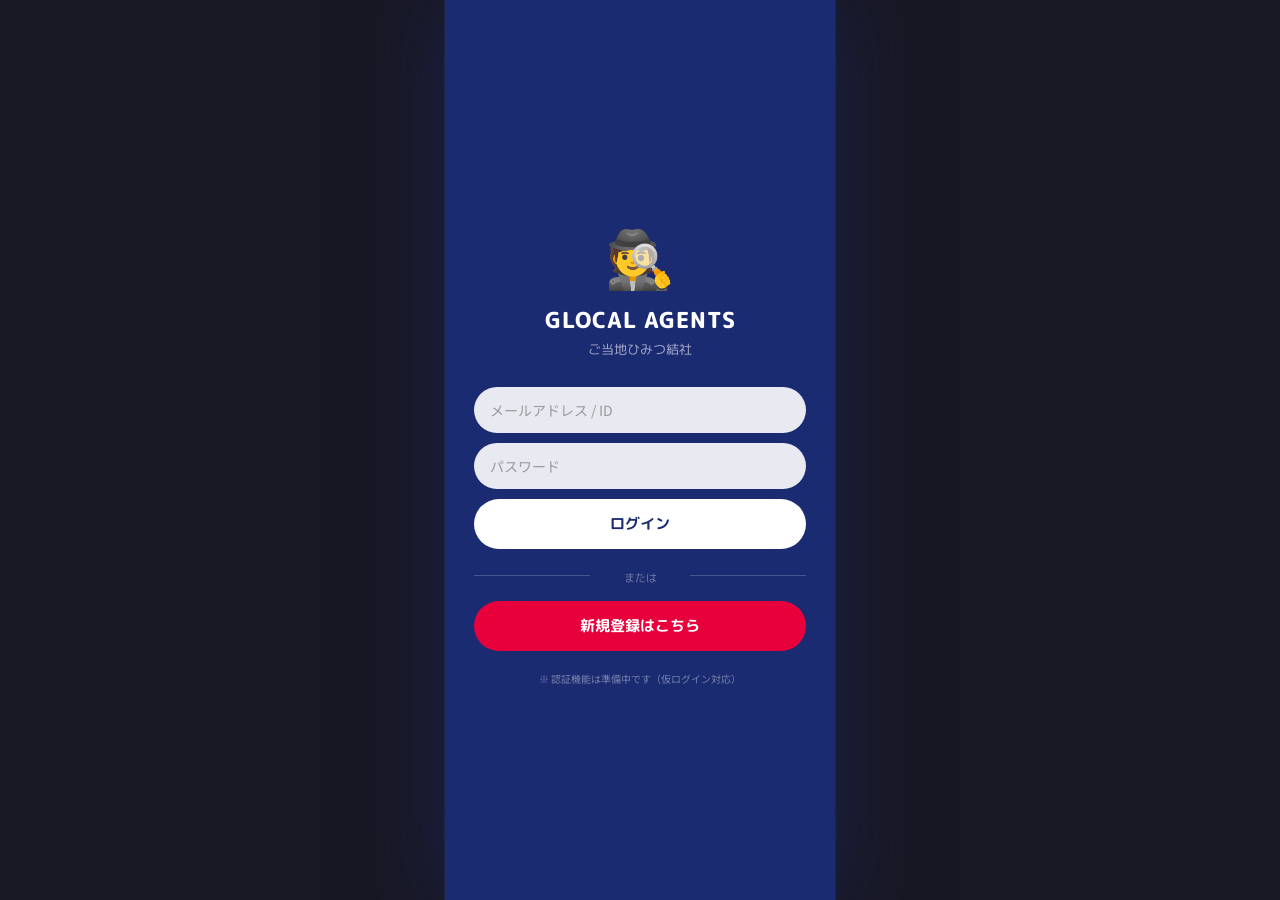
<file: index.html>
<!DOCTYPE html>
<html lang="ja">
<head>
<meta charset="UTF-8">
<meta name="viewport" content="width=390, initial-scale=1.0">
<title>GLOCAL AGENTS — ご当地ひみつ結社</title>
<link rel="preconnect" href="https://fonts.googleapis.com">
<link href="https://fonts.googleapis.com/css2?family=Noto+Sans+JP:wght@400;500;700&family=M+PLUS+Rounded+1c:wght@400;700;800&display=swap" rel="stylesheet">
<link rel="stylesheet" href="assets/css/design-system.css">
<link rel="stylesheet" href="assets/css/layout.css?v=20260325e">
<link rel="stylesheet" href="assets/css/components.css?v=20260326m">
<link rel="stylesheet" href="assets/css/nav.css">
<link rel="stylesheet" href="assets/css/loader.css">
</head>
<body>
<div class="app-scale-wrapper" id="appWrapper">

  <!-- ローディング画面 -->
  <div class="loader-overlay" id="appLoader">
    <div class="loader-logo">
      <div class="loader-logo-mark">🕵️</div>
      <div class="loader-logo-text">GLOCAL AGENTS</div>
    </div>
    <div class="loader-subtitle">ご当地ひみつ結社</div>
    <div class="loader-spinner">
      <div class="loader-dot"></div>
      <div class="loader-dot"></div>
      <div class="loader-dot"></div>
    </div>
  </div>

  <!-- アプリコンテンツ -->
  <div class="app-scroll">

    <!-- STATUS BAR -->
    <div class="status-bar">
      <span class="time">9:41</span>
      <div class="icons">
        <span>●●●</span>
        <span>WiFi</span>
        <span>🔋</span>
      </div>
    </div>

    <!-- HEADER -->
    <div class="app-header">
      <div class="header-top">
        <div class="header-logo">
          <div class="logo-wrap">
            <img src="assets/img/logo.png" class="logo-img" alt="GLOCAL AGENTS">
          </div>
        </div>
        <div class="header-agent">
          <div class="agent-info">
            <div class="agent-name" id="agentName">エージェント・ネコ</div>
            <div class="agent-id" id="agentId">#0042 · 函館結社</div>
          </div>
          <div class="agent-avatar" id="agentAvatar">🐱</div>
        </div>
      </div>
      <div class="points-box">
        <div class="points-left">
          <div class="points-label">累計ポイント</div>
          <div class="points-num">2,480 <span class="points-unit">pt</span></div>
        </div>
        <div class="points-today">
          <div class="points-today-up">今日の獲得</div>
          <span class="points-today-num">+150 pt</span>
        </div>
      </div>
    </div>

    <!-- 結社タブ（削除済み — 結社ページに統合） -->

    <!-- 画面コンテンツ（SPA的に差し替え） -->
    <div class="app-body" id="appBody">
      <!-- screens/*.html がここに読み込まれる -->
    </div>

  </div><!-- /app-scroll -->

  <!-- ボトムナビ -->
  <div class="app-nav" id="appNav">
    <div class="nav-item active">
      <div class="nav-ico">🏠</div>
      <div>ホーム</div>
      <div class="nav-dot"></div>
    </div>
    <div class="nav-item">
      <div class="nav-ico">🗺</div>
      <div>結社</div>
    </div>
    <div class="nav-item">
      <div class="nav-ico">🎯</div>
      <div>ミッション</div>
      <div class="nav-badge">3</div>
    </div>
    <div class="nav-item">
      <div class="nav-ico">💎</div>
      <div>ポイント</div>
    </div>
    <div class="nav-item">
      <div class="nav-ico">👤</div>
      <div>エージェント</div>
    </div>
  </div>

  <!-- ログイン画面（未ログイン時） -->
  <div class="auth-modal-overlay" id="authModal" style="display:none;">
    <div class="auth-modal">
      <div class="auth-logo">🕵️</div>
      <div class="auth-title">GLOCAL AGENTS</div>
      <div class="auth-subtitle">ご当地ひみつ結社</div>
      <div class="auth-form">
        <input type="text" class="auth-input" id="authId" placeholder="メールアドレス / ID">
        <input type="password" class="auth-input" id="authPass" placeholder="パスワード">
        <button class="auth-btn auth-btn-login" id="authLogin">ログイン</button>
        <div class="auth-divider"><span>または</span></div>
        <button class="auth-btn auth-btn-register" id="authRegister">新規登録はこちら</button>
      </div>
      <div class="auth-note">※ 認証機能は準備中です（仮ログイン対応）</div>
    </div>
  </div>

  <!-- 新規登録モーダル -->
  <div class="auth-modal-overlay" id="signupModal" style="display:none;">
    <div class="reg-modal">
      <div class="reg-logo">📝</div>
      <div class="reg-title">新規アカウント登録</div>
      <div class="reg-sub">メールアドレスとパスワードを入力して<br>アカウントを作成してください</div>
      <div class="reg-form">
        <label class="reg-label">メールアドレス</label>
        <input type="email" id="signupEmail" class="reg-input" placeholder="example@mail.com">
        <label class="reg-label">パスワード</label>
        <input type="password" id="signupPass" class="reg-input" placeholder="8文字以上">
        <label class="reg-label">パスワード（確認）</label>
        <input type="password" id="signupPassConfirm" class="reg-input" placeholder="もう一度入力">
        <button class="reg-btn" id="signupSubmit">登録する</button>
        <div class="reg-error" id="signupError"></div>
        <div class="auth-back-link" id="signupBack">← ログイン画面に戻る</div>
      </div>
    </div>
  </div>

  <!-- 結社選択モーダル（初回のみ表示） -->
  <div class="reg-modal-overlay" id="regModal" style="display:none;">
    <div class="reg-modal">
      <div class="reg-logo">🕵️</div>
      <div class="reg-title">まずは結社を決めよう！</div>
      <div class="reg-sub">エージェント名と所属結社を選んで<br>ひみつ結社に参加しよう</div>
      <div class="reg-form">
        <label class="reg-label">エージェント名</label>
        <input type="text" id="regName" class="reg-input" placeholder="例: エージェント・ネコ" maxlength="20">
        <label class="reg-label">所属結社</label>
        <div class="reg-society-list" id="regSocietyList">
          <div class="reg-soc" data-key="hakodate" data-icon="🌊"><div class="reg-soc-icon">🌊</div><div class="reg-soc-name">函館ひみつ結社</div><div class="reg-soc-type">海の街</div></div>
          <div class="reg-soc" data-key="kusatsu" data-icon="♨️"><div class="reg-soc-icon">♨️</div><div class="reg-soc-name">草津ひみつ結社</div><div class="reg-soc-type">温泉街</div></div>
          <div class="reg-soc" data-key="kyoto" data-icon="🏯"><div class="reg-soc-icon">🏯</div><div class="reg-soc-name">京都ひみつ結社</div><div class="reg-soc-type">城下町</div></div>
          <div class="reg-soc" data-key="sapporo" data-icon="🏙"><div class="reg-soc-icon">🏙</div><div class="reg-soc-name">札幌ひみつ結社</div><div class="reg-soc-type">都市近郊</div></div>
          <div class="reg-soc" data-key="kanazawa" data-icon="🏯"><div class="reg-soc-icon">🏯</div><div class="reg-soc-name">金沢ひみつ結社</div><div class="reg-soc-type">城下町</div></div>
          <div class="reg-soc" data-key="kobe" data-icon="🌊"><div class="reg-soc-icon">🌊</div><div class="reg-soc-name">神戸ひみつ結社</div><div class="reg-soc-type">海の街</div></div>
        </div>
        <button class="reg-btn" id="regSubmit" disabled>登録してはじめる</button>
        <div class="reg-error" id="regError"></div>
      </div>
    </div>
  </div>

</div><!-- /app-scale-wrapper -->

<script src="assets/js/app.js?v=20260326m"></script>
</body>
</html>
</file>
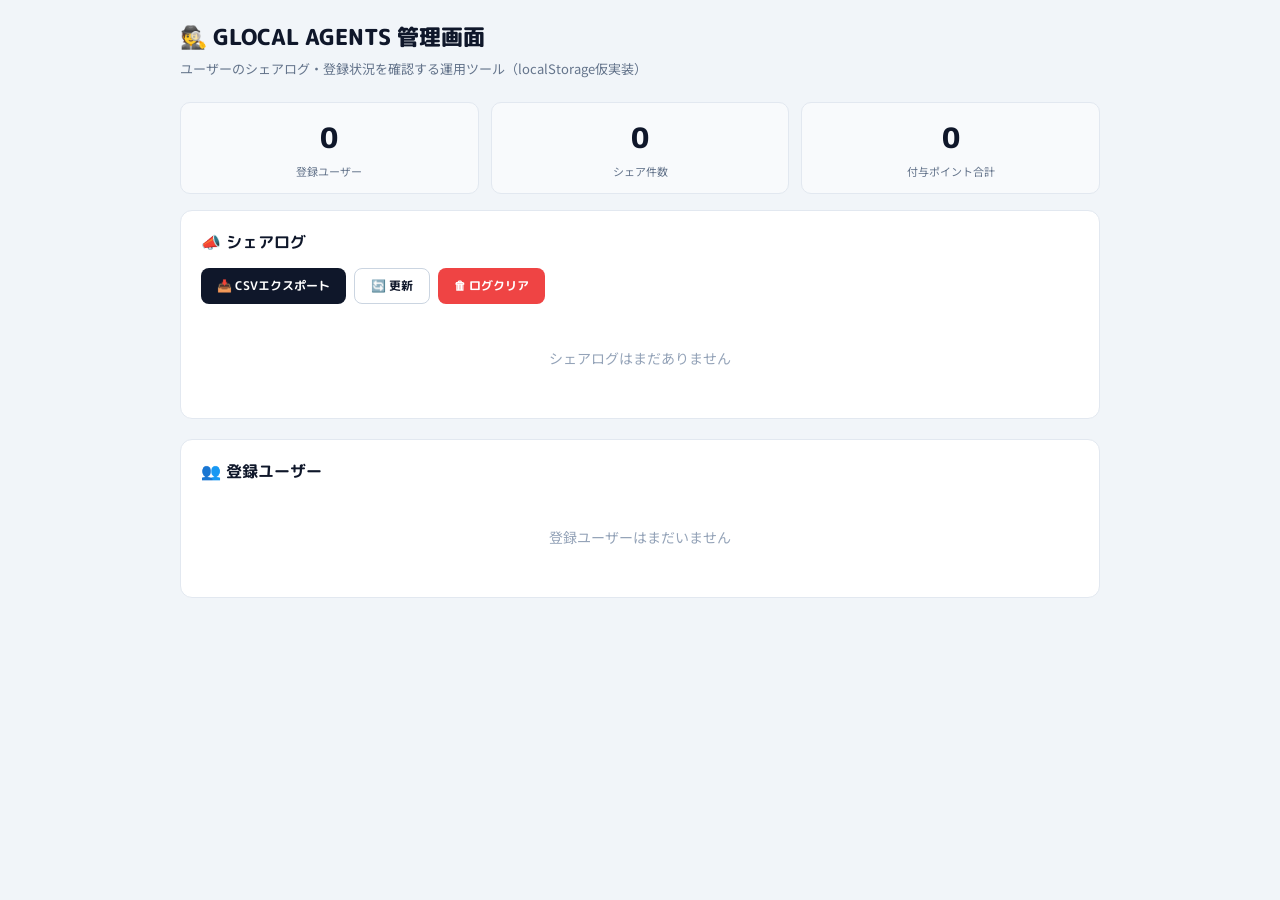
<file: admin.html>
<!DOCTYPE html>
<html lang="ja">
<head>
<meta charset="UTF-8">
<meta name="viewport" content="width=device-width, initial-scale=1.0">
<title>管理画面 — GLOCAL AGENTS</title>
<link href="https://fonts.googleapis.com/css2?family=Noto+Sans+JP:wght@400;500;700&family=M+PLUS+Rounded+1c:wght@400;700;800&display=swap" rel="stylesheet">
<style>
* { margin: 0; padding: 0; box-sizing: border-box; }
body {
  font-family: 'Noto Sans JP', sans-serif;
  background: #F1F5F9;
  color: #1E293B;
  padding: 20px;
  max-width: 960px;
  margin: 0 auto;
}
h1 {
  font-family: 'M PLUS Rounded 1c', sans-serif;
  font-size: 22px;
  font-weight: 800;
  color: #0F172A;
  margin-bottom: 6px;
}
.subtitle { font-size: 13px; color: #64748B; margin-bottom: 24px; }
.section {
  background: white;
  border-radius: 12px;
  padding: 20px;
  margin-bottom: 20px;
  border: 1px solid #E2E8F0;
}
.section h2 {
  font-family: 'M PLUS Rounded 1c', sans-serif;
  font-size: 16px;
  font-weight: 700;
  color: #0F172A;
  margin-bottom: 14px;
  display: flex;
  align-items: center;
  gap: 6px;
}
.stat-row {
  display: flex;
  gap: 12px;
  margin-bottom: 16px;
}
.stat-box {
  background: #F8FAFC;
  border: 1px solid #E2E8F0;
  border-radius: 10px;
  padding: 14px 18px;
  flex: 1;
  text-align: center;
}
.stat-num {
  font-family: 'M PLUS Rounded 1c', sans-serif;
  font-size: 28px;
  font-weight: 800;
  color: #0F172A;
}
.stat-label { font-size: 11px; color: #64748B; margin-top: 4px; }
table {
  width: 100%;
  border-collapse: collapse;
  font-size: 13px;
}
th {
  background: #F8FAFC;
  font-family: 'M PLUS Rounded 1c', sans-serif;
  font-size: 11px;
  font-weight: 700;
  color: #64748B;
  text-align: left;
  padding: 10px 12px;
  border-bottom: 2px solid #E2E8F0;
}
td {
  padding: 10px 12px;
  border-bottom: 1px solid #F1F5F9;
  vertical-align: top;
}
tr:hover td { background: #F8FAFC; }
.tag {
  display: inline-block;
  background: #DBEAFE;
  color: #1E40AF;
  font-size: 10px;
  font-weight: 700;
  padding: 2px 8px;
  border-radius: 10px;
  margin-right: 3px;
}
.btn-bar {
  display: flex;
  gap: 8px;
  margin-bottom: 14px;
}
.btn {
  font-family: 'M PLUS Rounded 1c', sans-serif;
  font-size: 12px;
  font-weight: 700;
  padding: 8px 16px;
  border-radius: 8px;
  border: none;
  cursor: pointer;
  transition: opacity 0.15s;
}
.btn:active { opacity: 0.7; }
.btn-primary { background: #0F172A; color: white; }
.btn-danger { background: #EF4444; color: white; }
.btn-outline { background: white; color: #0F172A; border: 1px solid #CBD5E1; }
.empty { text-align: center; color: #94A3B8; padding: 30px; font-size: 14px; }
.post-text { max-width: 250px; word-break: break-all; }
.time-col { white-space: nowrap; font-size: 12px; color: #64748B; }
</style>
</head>
<body>

<h1>🕵️ GLOCAL AGENTS 管理画面</h1>
<p class="subtitle">ユーザーのシェアログ・登録状況を確認する運用ツール（localStorage仮実装）</p>
<!-- TODO(backend): このページを engame-core analytics ダッシュボード API に接続 -->

<!-- 統計 -->
<div class="stat-row">
  <div class="stat-box">
    <div class="stat-num" id="statUsers">0</div>
    <div class="stat-label">登録ユーザー</div>
  </div>
  <div class="stat-box">
    <div class="stat-num" id="statShares">0</div>
    <div class="stat-label">シェア件数</div>
  </div>
  <div class="stat-box">
    <div class="stat-num" id="statPoints">0</div>
    <div class="stat-label">付与ポイント合計</div>
  </div>
</div>

<!-- シェアログ -->
<div class="section">
  <h2>📣 シェアログ</h2>
  <div class="btn-bar">
    <button class="btn btn-primary" id="btnExportCSV">📥 CSVエクスポート</button>
    <button class="btn btn-outline" id="btnRefresh">🔄 更新</button>
    <button class="btn btn-danger" id="btnClearLogs">🗑 ログクリア</button>
  </div>
  <div id="logTable"></div>
</div>

<!-- 登録ユーザー -->
<div class="section">
  <h2>👥 登録ユーザー</h2>
  <div id="userTable"></div>
</div>

<script>
(function() {
  'use strict';

  // TODO(backend): → GET /api/v1/admin/analytics/share-logs
  function getShareLogs() {
    try { return JSON.parse(localStorage.getItem('glocal_share_logs') || '[]'); }
    catch(e) { return []; }
  }

  // TODO(backend): → GET /api/v1/admin/users
  function getUsers() {
    try {
      var user = JSON.parse(localStorage.getItem('glocal_user') || 'null');
      return user ? [user] : [];
    } catch(e) { return []; }
  }

  function formatDate(iso) {
    if (!iso) return '-';
    var d = new Date(iso);
    return d.getFullYear() + '/' +
      String(d.getMonth()+1).padStart(2,'0') + '/' +
      String(d.getDate()).padStart(2,'0') + ' ' +
      String(d.getHours()).padStart(2,'0') + ':' +
      String(d.getMinutes()).padStart(2,'0');
  }

  function renderStats() {
    var logs = getShareLogs();
    var users = getUsers();
    document.getElementById('statUsers').textContent = users.length;
    document.getElementById('statShares').textContent = logs.length;
    var totalPts = logs.reduce(function(sum, l) { return sum + (l.points || 0); }, 0);
    document.getElementById('statPoints').textContent = totalPts.toLocaleString();
  }

  function renderLogs() {
    var logs = getShareLogs();
    var el = document.getElementById('logTable');
    if (!logs.length) {
      el.innerHTML = '<div class="empty">シェアログはまだありません</div>';
      return;
    }
    var html = '<table><thead><tr><th>ユーザー</th><th>結社</th><th>ミッションID</th><th>投稿テキスト</th><th>Xリンク</th><th>ポイント</th><th>日時</th></tr></thead><tbody>';
    logs.slice().reverse().forEach(function(l) {
      var linkCell = l.intent_url
        ? '<a href="' + l.intent_url + '" target="_blank" style="color:#1D9BF0;font-size:12px;text-decoration:none;">🔗 Xで確認</a>'
        : '<span style="color:#94A3B8;font-size:11px;">—</span>';
      html += '<tr>' +
        '<td>' + (l.user_name || '-') + '</td>' +
        '<td><span class="tag">' + (l.user_society || '-') + '</span></td>' +
        '<td style="font-size:11px;font-family:monospace;">' + (l.mission_id || '-') + '</td>' +
        '<td class="post-text">' + (l.post_text || '').substring(0, 80) + '</td>' +
        '<td>' + linkCell + '</td>' +
        '<td>+' + (l.points || 0) + ' pt</td>' +
        '<td class="time-col">' + formatDate(l.shared_at) + '</td></tr>';
    });
    html += '</tbody></table>';
    el.innerHTML = html;
  }

  function renderUsers() {
    var users = getUsers();
    var el = document.getElementById('userTable');
    if (!users.length) {
      el.innerHTML = '<div class="empty">登録ユーザーはまだいません</div>';
      return;
    }
    var html = '<table><thead><tr><th>ID</th><th>名前</th><th>結社</th><th>登録日時</th></tr></thead><tbody>';
    users.forEach(function(u) {
      html += '<tr>' +
        '<td style="font-size:11px;font-family:monospace;">' + u.id + '</td>' +
        '<td>' + u.name + '</td>' +
        '<td><span class="tag">' + u.society + '</span></td>' +
        '<td class="time-col">' + formatDate(u.created_at) + '</td></tr>';
    });
    html += '</tbody></table>';
    el.innerHTML = html;
  }

  function exportCSV() {
    var logs = getShareLogs();
    if (!logs.length) { alert('エクスポートするデータがありません'); return; }
    var header = 'ユーザーID,ユーザー名,結社,ミッションID,投稿テキスト,Xリンク,ポイント,日時\n';
    var rows = logs.map(function(l) {
      return [l.user_id, l.user_name, l.user_society, l.mission_id,
        '"' + (l.post_text || '').replace(/"/g, '""') + '"',
        l.intent_url || '', l.points, l.shared_at].join(',');
    }).join('\n');
    var bom = '\uFEFF';
    var blob = new Blob([bom + header + rows], { type: 'text/csv;charset=utf-8;' });
    var url = URL.createObjectURL(blob);
    var a = document.createElement('a');
    a.href = url;
    a.download = 'share_logs_' + new Date().toISOString().slice(0,10) + '.csv';
    a.click();
    URL.revokeObjectURL(url);
  }

  function refresh() {
    renderStats();
    renderLogs();
    renderUsers();
  }

  document.getElementById('btnExportCSV').addEventListener('click', exportCSV);
  document.getElementById('btnRefresh').addEventListener('click', refresh);
  document.getElementById('btnClearLogs').addEventListener('click', function() {
    if (confirm('シェアログを全件削除しますか？')) {
      localStorage.removeItem('glocal_share_logs');
      refresh();
    }
  });

  refresh();
})();
</script>
</body>
</html>
</file>
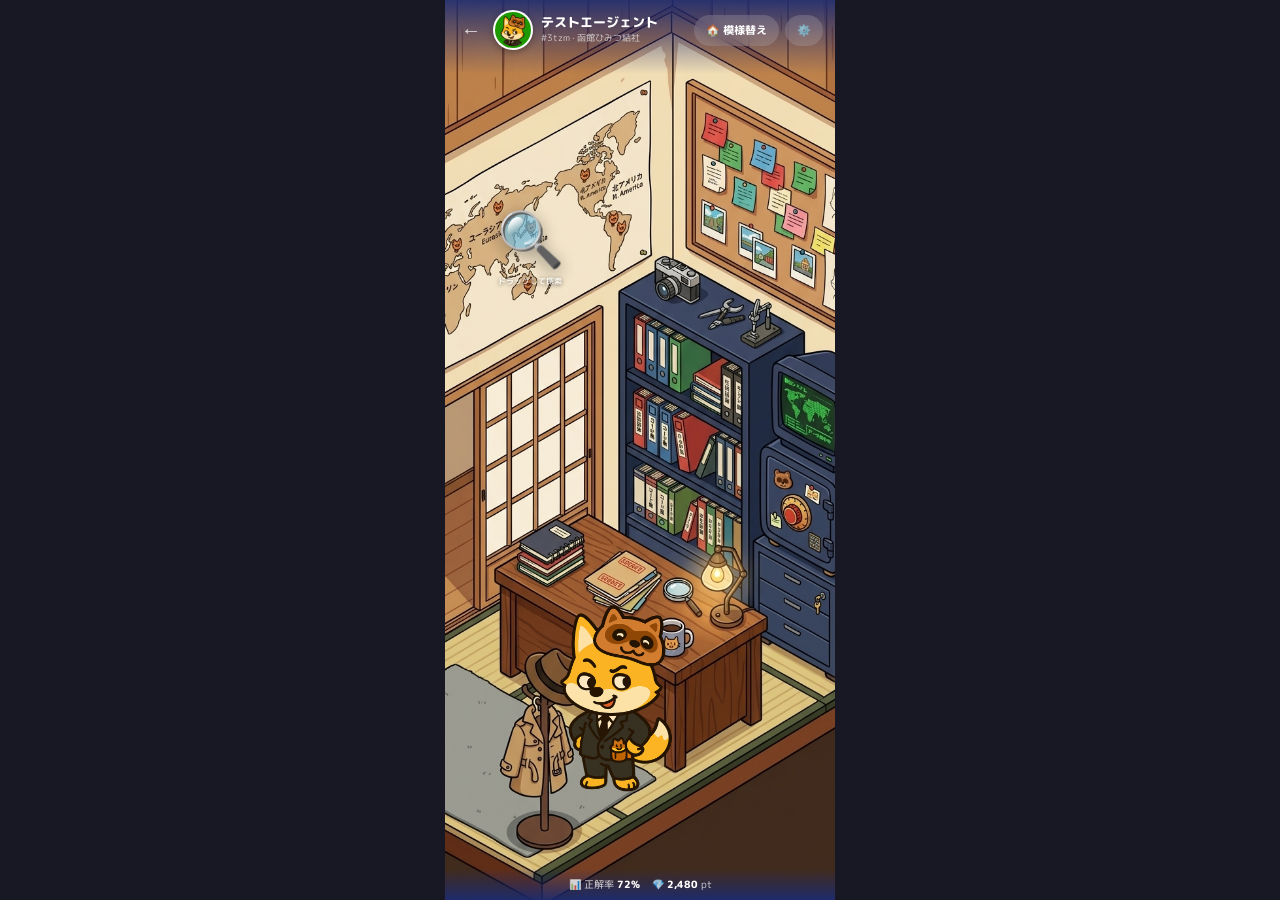
<file: samples/room-b1.html>
<!DOCTYPE html>
<html lang="ja">
<head>
<meta charset="UTF-8">
<meta name="viewport" content="width=390, initial-scale=1.0">
<title>エージェントルーム — B案</title>
<link href="https://fonts.googleapis.com/css2?family=M+PLUS+Rounded+1c:wght@400;700;800&family=Noto+Sans+JP:wght@400;500;700&display=swap" rel="stylesheet">
<style>
:root {
  --navy:#1B2B72; --navy-mid:#2A3E9E; --red:#E8003D;
  --bg:#F4F5FA; --text:#1A1A2E; --muted:#6B7280; --border:#E5E7F0; --r:16px;
}
*{margin:0;padding:0;box-sizing:border-box;}
html{background:#181824;height:100%;}
body{font-family:'Noto Sans JP',sans-serif;color:var(--text);height:100%;display:flex;justify-content:center;background:#181824;}
.app{width:390px;height:100vh;max-height:100vh;position:relative;overflow:hidden;}
@media(max-width:430px){.app{width:100vw;}}

/* ===== ルーム全画面背景 ===== */
.room{position:absolute;top:0;left:0;width:100%;height:100%;z-index:1;}
.room-bg{width:100%;height:100%;object-fit:cover;display:block;}

/* ===== アバター ===== */
.avatar-wrap{
  position:absolute;z-index:10;cursor:pointer;
  transition:transform 0.3s;
  left:26%;bottom:11%;width:35%;
}
.avatar-wrap:hover{transform:scale(1.05);}
.avatar-wrap img{width:100%;height:auto;display:block;position:absolute;bottom:0;left:0;}
.avatar-open{opacity:1;position:relative;}
.avatar-closed{opacity:0;}

/* ===== ヘッダーバー ===== */
.room-header{
  position:absolute;top:0;left:0;right:0;z-index:20;
  background:linear-gradient(rgba(27,43,114,0.9),transparent);
  padding:10px 12px 24px;
  display:flex;align-items:center;justify-content:space-between;
}
.header-left{display:flex;align-items:center;gap:8px;}
.btn-back{
  background:none;border:none;
  color:white;font-size:20px;cursor:pointer;
  padding:4px;opacity:0.8;transition:opacity 0.2s;
}
.btn-back:hover{opacity:1;}
.agent-icon{width:40px;height:40px;border-radius:50%;border:2px solid rgba(255,255,255,0.8);box-shadow:0 2px 6px rgba(0,0,0,0.3);object-fit:cover;background:white;}
.agent-info{color:white;font-family:'M PLUS Rounded 1c',sans-serif;}
.agent-name{font-size:13px;font-weight:800;line-height:1.2;}
.agent-sub{font-size:9px;font-weight:400;opacity:0.7;}
.header-right{display:flex;gap:6px;}
.btn-header{
  background:rgba(255,255,255,0.15);backdrop-filter:blur(6px);
  border:none;border-radius:20px;color:white;font-size:11px;
  font-family:'M PLUS Rounded 1c',sans-serif;font-weight:700;
  padding:7px 12px;cursor:pointer;transition:background 0.2s;
}
.btn-header:hover{background:rgba(255,255,255,0.3);}

/* ===== 隠しオブジェクト（虫眼鏡で発見） ===== */
.obj{position:absolute;z-index:5;pointer-events:none;}
.obj-label{
  position:absolute;top:50%;left:50%;
  transform:translate(-50%,-50%) scale(0.5);
  background:rgba(27,43,114,0.9);color:white;font-size:11px;
  font-family:'M PLUS Rounded 1c',sans-serif;font-weight:700;
  padding:6px 14px;border-radius:12px;white-space:nowrap;
  opacity:0;transition:all 0.3s ease;
  pointer-events:none;
  box-shadow:0 4px 16px rgba(0,0,0,0.3);
  cursor:pointer;
}
/* 金庫ラベル: 右端見切れ防止→左に出す */
.obj-safe .obj-label{left:auto;right:100%;top:50%;transform:translate(0,-50%) scale(0.5);}
.obj-safe.discovered .obj-label{transform:translate(0,-50%) scale(1);}
/* 机ラベル: 上に出す */
.obj-desk .obj-label{top:auto;bottom:100%;left:50%;transform:translate(-50%,0) scale(0.5);}
.obj-desk.discovered .obj-label{transform:translate(-50%,0) scale(1);}

.obj.discovered .obj-label{
  opacity:1;
  pointer-events:auto;
  animation:labelPulse 1.5s ease-in-out infinite;
}
@keyframes labelPulse{
  0%,100%{box-shadow:0 4px 16px rgba(0,0,0,0.3);}
  50%{box-shadow:0 4px 20px rgba(232,0,61,0.5),0 0 30px rgba(42,62,158,0.3);}
}

/* 洋風デフォルト位置 */
.obj-safe{left:81%;top:51%;width:26%;height:10%;}
.obj-desk{left:37%;top:62%;width:15%;height:6%;}

/* ===== 虫眼鏡 ===== */
.magnifier{
  position:absolute;z-index:30;
  width:70px;height:70px;
  pointer-events:none;
  transition:none;
  will-change:transform;
}
.mag-glass{
  width:70px;height:70px;
  font-size:54px;
  line-height:70px;
  text-align:center;
  filter:drop-shadow(0 4px 8px rgba(0,0,0,0.4));
  animation:magIdle 2s ease-in-out infinite;
}
@keyframes magIdle{
  0%,100%{transform:rotate(-5deg);}
  50%{transform:rotate(5deg);}
}
.mag-hint{
  position:absolute;bottom:-18px;left:50%;transform:translateX(-50%);
  font-size:8px;color:white;
  font-family:'M PLUS Rounded 1c',sans-serif;font-weight:700;
  text-shadow:0 1px 4px rgba(0,0,0,0.8);
  white-space:nowrap;opacity:0.7;
}
/* 発見時の虫眼鏡 */
.magnifier.found .mag-glass{
  animation:magFound 0.3s ease;
}
@keyframes magFound{
  0%{transform:scale(1);}
  50%{transform:scale(1.3);}
  100%{transform:scale(1);}
}

/* ミニステータス（下部帯） */
.mini-stats{
  position:absolute;bottom:0;left:0;right:0;z-index:16;
  display:flex;gap:12px;justify-content:center;
  padding:8px 16px;
  background:linear-gradient(transparent,rgba(27,43,114,0.9));
  font-size:10px;color:rgba(255,255,255,0.8);
  font-family:'M PLUS Rounded 1c',sans-serif;
}
.mini-stats strong{color:white;font-weight:800;}

/* ===== パネル ===== */
.panel-overlay{
  position:fixed;top:0;left:0;right:0;bottom:0;
  background:rgba(0,0,0,0.6);z-index:100;
  display:none;align-items:center;justify-content:center;
}
.panel-overlay.show{display:flex;}
.panel{
  background:white;border-radius:var(--r);padding:24px;
  width:85%;max-width:340px;max-height:70vh;overflow-y:auto;position:relative;
  box-shadow:0 20px 60px rgba(0,0,0,0.3);
}
.panel-close{position:absolute;top:12px;right:12px;background:none;border:none;font-size:20px;cursor:pointer;color:var(--muted);}
.panel h3{font-family:'M PLUS Rounded 1c',sans-serif;font-size:16px;color:var(--navy);margin-bottom:12px;}
.panel p{font-size:13px;line-height:1.7;color:var(--text);}

/* パネル内プログレスバー */
.p-bar-bg{width:100%;height:10px;background:var(--border);border-radius:5px;overflow:hidden;margin:8px 0 4px;}
.p-bar-fill{height:100%;background:linear-gradient(90deg,var(--navy-mid),var(--navy));border-radius:5px;}
.p-stat-row{display:flex;justify-content:space-between;font-size:11px;color:var(--muted);}

/* パネル内履歴 */
.p-history{margin:8px 0;}
.p-history-item{display:flex;align-items:center;gap:10px;padding:8px 0;border-bottom:1px solid var(--border);font-size:12px;}
.p-history-item:last-child{border-bottom:none;}
.p-history-item .emoji{font-size:18px;}
.p-history-item .date{color:var(--muted);font-size:10px;margin-left:auto;}

/* パネル内ポイント */
.p-pt-num{font-family:'M PLUS Rounded 1c',sans-serif;font-size:32px;font-weight:800;color:var(--navy);}
.p-pt-tags{display:flex;gap:6px;margin-top:10px;flex-wrap:wrap;}
.p-pt-tag{font-size:10px;padding:4px 10px;border-radius:20px;font-weight:700;color:white;}
</style>
</head>
<body>
<div class="app">

  <!-- 全画面ルーム背景 -->
  <div class="room" id="room">
    <img class="room-bg" id="roomBg" src="../assets/img/room/01.png" alt="アジト">
  </div>

  <!-- ヘッダー（1行） -->
  <div class="room-header">
    <div class="header-left">
      <button class="btn-back" onclick="location.href='../index.html'" title="トップへ戻る">←</button>
      <img class="agent-icon" src="../assets/img/icons/0001.png" alt="icon">
      <div class="agent-info">
        <div class="agent-name">テストエージェント</div>
        <div class="agent-sub">#3tzm · 函館ひみつ結社</div>
      </div>
    </div>
    <div class="header-right">
      <button class="btn-header" onclick="toggleBg()">🏠 模様替え</button>
      <button class="btn-header" onclick="showPanel('settings')">⚙️</button>
    </div>
  </div>

  <!-- アバター（まばたき） -->
  <div class="avatar-wrap" id="avatarWrap">
    <img class="avatar-open" id="avatarOpen" src="../assets/img/avatar/fox_open.png" alt="avatar">
    <img class="avatar-closed" id="avatarClosed" src="../assets/img/avatar/fox_closed.png" alt="avatar blink">
  </div>

  <!-- 隠しオブジェクト（虫眼鏡で発見） -->
  <div class="obj obj-safe" id="objSafe"><span class="obj-label" onclick="showPanel('points')">🔐 ポイント金庫</span></div>
  <div class="obj obj-desk" id="objDesk"><span class="obj-label" onclick="showPanel('mission')">📋 ミッション記録</span></div>

  <!-- 虫眼鏡 -->
  <div class="magnifier" id="magnifier">
    <div class="mag-glass">🔍</div>
    <div class="mag-hint">ドラッグして探索</div>
  </div>

  <!-- ミニステータス帯 -->
  <div class="mini-stats">
    <span>📊 正解率 <strong>72%</strong></span>
    <span>💎 <strong>2,480</strong> pt</span>
  </div>

</div>

<!-- パネル -->
<div class="panel-overlay" id="panelOverlay" onclick="closePanel(event)">
  <div class="panel" id="panelContent"></div>
</div>

<script>
// まばたき
var avatarOpen=document.getElementById('avatarOpen'),avatarClosed=document.getElementById('avatarClosed'),blinking=false;
function blink(){if(blinking)return;blinking=true;avatarOpen.style.opacity='0';avatarClosed.style.opacity='1';setTimeout(function(){avatarOpen.style.opacity='1';avatarClosed.style.opacity='0';blinking=false;},150);}
function scheduleBlink(){setTimeout(function(){blink();scheduleBlink();},2000+Math.random()*3000);}
scheduleBlink();
document.getElementById('avatarWrap').addEventListener('click',function(){blink();setTimeout(blink,300);});

// 背景切替 + オブジェクト位置連動
var bgIndex=0;
var bgs=['../assets/img/room/01.png','../assets/img/room/02.png'];
var avatarPos=[
  {left:'26%',bottom:'11%',width:'35%'},  // 洋風
  {left:'23%',bottom:'48%',width:'35%'}   // 和風
];
var objPos=[
  // 洋風
  {safe:{left:'81%',top:'51%',width:'26%',height:'10%'}, desk:{left:'37%',top:'62%',width:'15%',height:'6%'}},
  // 和風
  {safe:{left:'86%',top:'66%',width:'20%',height:'10%'}, desk:{left:'44%',top:'58%',width:'14%',height:'7%'}}
];

function applyObjPos(idx){
  var s=document.getElementById('objSafe'), d=document.getElementById('objDesk');
  var sp=objPos[idx].safe, dp=objPos[idx].desk;
  s.style.left=sp.left; s.style.top=sp.top; s.style.width=sp.width; s.style.height=sp.height;
  s.style.right='auto'; s.style.bottom='auto';
  d.style.left=dp.left; d.style.top=dp.top; d.style.width=dp.width; d.style.height=dp.height;
  d.style.right='auto'; d.style.bottom='auto';
}

function toggleBg(){
  bgIndex=(bgIndex+1)%bgs.length;
  document.getElementById('roomBg').src=bgs[bgIndex];
  var w=document.getElementById('avatarWrap'),p=avatarPos[bgIndex];
  w.style.left=p.left;w.style.bottom=p.bottom;w.style.width=p.width;
  applyObjPos(bgIndex);
}

// ===== 虫眼鏡ドラッグ＆発見 =====
(function(){
  var mag = document.getElementById('magnifier');
  var app = document.querySelector('.app');
  var objs = [document.getElementById('objSafe'), document.getElementById('objDesk')];
  var dragging = false;
  var magX = 50, magY = 200; // 初期位置

  // 虫眼鏡初期位置
  mag.style.left = magX + 'px';
  mag.style.top = magY + 'px';

  function getPos(e) {
    var r = app.getBoundingClientRect();
    var t = e.touches ? e.touches[0] : e;
    return { x: t.clientX - r.left - 35, y: t.clientY - r.top - 35 };
  }

  function startDrag(e) {
    e.preventDefault();
    dragging = true;
    mag.querySelector('.mag-hint').style.opacity = '0';
  }
  function moveDrag(e) {
    if (!dragging) return;
    e.preventDefault();
    var p = getPos(e);
    magX = Math.max(0, Math.min(p.x, app.offsetWidth - 70));
    magY = Math.max(0, Math.min(p.y, app.offsetHeight - 70));
    mag.style.left = magX + 'px';
    mag.style.top = magY + 'px';
    checkOverlap();
  }
  function endDrag() { dragging = false; }

  // PC
  mag.style.pointerEvents = 'auto';
  mag.style.cursor = 'grab';
  mag.addEventListener('mousedown', startDrag);
  document.addEventListener('mousemove', moveDrag);
  document.addEventListener('mouseup', endDrag);
  // スマホ
  mag.addEventListener('touchstart', startDrag, {passive:false});
  document.addEventListener('touchmove', moveDrag, {passive:false});
  document.addEventListener('touchend', endDrag);

  // 虫眼鏡中心とオブジェクト領域の重なり判定
  function checkOverlap() {
    var magCX = magX + 35, magCY = magY + 35;
    var appW = app.offsetWidth, appH = app.offsetHeight;

    objs.forEach(function(obj) {
      var oL = parseFloat(obj.style.left || getComputedStyle(obj).left) / 100 * appW;
      var oT = parseFloat(obj.style.top || getComputedStyle(obj).top) / 100 * appH;
      var oW = parseFloat(obj.style.width || getComputedStyle(obj).width) / 100 * appW;
      var oH = parseFloat(obj.style.height || getComputedStyle(obj).height) / 100 * appH;

      // % → px
      var cs = obj.getBoundingClientRect();
      var ar = app.getBoundingClientRect();
      var objL = cs.left - ar.left;
      var objT = cs.top - ar.top;
      var objR = objL + cs.width;
      var objB = objT + cs.height;

      if (magCX > objL && magCX < objR && magCY > objT && magCY < objB) {
        if (!obj.classList.contains('discovered')) {
          obj.classList.add('discovered');
          mag.classList.add('found');
          setTimeout(function(){ mag.classList.remove('found'); }, 300);
        }
      } else {
        obj.classList.remove('discovered');
      }
    });
  }
})();

// パネル
var panels={
  mission:'<button class="panel-close" onclick="closePanel()">✕</button><h3>📋 ミッション記録</h3><div class="p-history"><div class="p-history-item"><span class="emoji">🧩</span>函館クイズ完了<span class="date">3/25</span></div><div class="p-history-item"><span class="emoji">📢</span>SNS拡散ミッション<span class="date">3/24</span></div><div class="p-history-item"><span class="emoji">📖</span>学習ミッション完了<span class="date">3/23</span></div></div><p style="font-size:11px;color:var(--muted);margin-top:8px;">完了: 12件 / 進行中: 3件<br>今月: 840pt獲得</p><div style="margin-top:12px"><p style="font-size:12px;font-weight:700;color:var(--navy);margin-bottom:4px;">📊 クイズ正解率</p><div class="p-bar-bg"><div class="p-bar-fill" style="width:72%"></div></div><div class="p-stat-row"><span>正解 36/50問</span><span style="font-weight:700;color:var(--navy)">72%</span></div></div>',

  points:'<button class="panel-close" onclick="closePanel()">✕</button><h3>🔐 ポイント金庫</h3><div style="margin:12px 0"><span class="p-pt-num">2,480</span> <span style="font-size:14px;color:var(--muted)">pt</span></div><div class="p-pt-tags"><span class="p-pt-tag" style="background:var(--red)">🎁 Amazonギフト</span><span class="p-pt-tag" style="background:#2E7D32">🌿 PUC環境</span><span class="p-pt-tag" style="background:var(--navy)">🏘️ 地域通貨</span></div><p style="font-size:11px;color:var(--muted);margin-top:12px;">交換可能: 500pt〜</p>',

  settings:'<button class="panel-close" onclick="closePanel()">✕</button><h3>⚙️ 設定</h3><p>アバター変更（準備中）<br>通知設定<br>アカウント情報</p>'
};
function showPanel(k){document.getElementById('panelContent').innerHTML=panels[k]||'';document.getElementById('panelOverlay').classList.add('show');}
function closePanel(e){if(!e||e.target===document.getElementById('panelOverlay'))document.getElementById('panelOverlay').classList.remove('show');}
</script>
</body>
</html>
</file>
<file: assets/css/design-system.css>
/* ====================================
   GLOCAL AGENTS — デザインシステム v1.0
   CSS変数・リセット・タイポグラフィ
   ==================================== */

:root {
  /* カラーパレット */
  --navy:        #1B2B72;
  --navy-mid:    #2A3E9E;
  --red:         #E8003D;
  --white:       #FFFFFF;
  --bg:          #F4F5FA;
  --lavender:    #E8EAFF;
  --text:        #1A1A2E;
  --muted:       #6B7280;
  --border:      #E5E7F0;

  /* カテゴリカラー */
  --coastal:     #1B6CA8;
  --mountain:    #2E7D32;
  --castle:      #6D4C41;
  --onsen:       #7B1FA2;
  --agricultural:#E65100;
  --suburban:    #0277BD;

  /* 角丸 */
  --r:           16px;
  --r-sm:        10px;
  --r-pill:      999px;

  /* フォント */
  --font-h:      'M PLUS Rounded 1c', 'Noto Sans JP', sans-serif;
  --font-b:      'Noto Sans JP', sans-serif;

  /* アプリサイズ */
  --app-w:       390px;
  --app-h:       844px;
}

/* リセット */
* { box-sizing: border-box; margin: 0; padding: 0; }
</file>
<file: assets/css/layout.css>
/* ====================================
   レイアウト — PC中央縮小追従 & モバイル全画面
   ==================================== */

html {
  background: #181824;
  height: 100%;
  overflow: hidden;
}
body {
  font-family: var(--font-b);
  color: var(--text);
  height: 100%;
  display: flex;
  justify-content: center;
  align-items: flex-start;
  background: #181824;
  overflow: hidden;
}

/* アプリラッパー（PC: ビューポート高さに追従） */
.app-scale-wrapper {
  width: var(--app-w);
  height: 100vh;
  max-height: 100vh;
  flex-shrink: 0;
  transform-origin: top center;
  background: var(--bg);
  position: relative;
  overflow: hidden;
  box-shadow: 0 0 80px rgba(27,43,114,0.5), 0 0 0 1px rgba(255,255,255,0.05);
  border-radius: 0;
  display: flex;
  flex-direction: column;
}

/* スマホ: 全画面 */
@media (max-width: 430px) {
  html, body { background: var(--bg); overflow: auto; }
  .app-scale-wrapper {
    width: 100vw;
    height: 100dvh;
    min-height: -webkit-fill-available;
    box-shadow: none;
    border-radius: 0;
    transform: none !important;
  }
}

/* スクロール可能なコンテンツ領域 */
.app-scroll {
  width: 100%;
  flex: 1;
  overflow-y: auto;
  overflow-x: hidden;
  -webkit-overflow-scrolling: touch;
  scrollbar-width: none;
  background: var(--bg);
}
.app-scroll::-webkit-scrollbar { display: none; }

/* ボディ */
.app-body {
  padding: 16px 16px 24px;
  box-sizing: border-box;
}

/* セクション共通 */
.sec { margin-bottom: 22px; }
.sec-hd {
  display: flex;
  align-items: center;
  justify-content: space-between;
  margin-bottom: 12px;
}
.sec-title {
  font-family: var(--font-h);
  font-size: 14px;
  font-weight: 700;
  color: var(--navy);
  display: flex;
  align-items: center;
  gap: 5px;
}
.sec-more {
  font-size: 11px;
  color: var(--muted);
  font-family: var(--font-h);
  text-decoration: none;
}
</file>
<file: assets/css/components.css>
/* ====================================
   コンポーネント — ステータスバー・ヘッダー・
   ミッションカード・結社・ランキング・ポイント交換
   ==================================== */

/* ==== ステータスバー ==== */
.status-bar {
  background: var(--navy);
  height: 44px;
  display: flex;
  align-items: center;
  justify-content: space-between;
  padding: 0 20px;
  flex-shrink: 0;
  position: sticky;
  top: 0;
  z-index: 50;
}
.status-bar .time {
  color: white;
  font-size: 13px;
  font-weight: 700;
  font-family: var(--font-h);
}
.status-bar .icons {
  color: white;
  font-size: 11px;
  display: flex;
  align-items: center;
  gap: 6px;
}

/* ==== ヘッダー ==== */
.app-header {
  background: var(--navy);
  padding: 0 16px 18px;
  color: white;
  position: sticky;
  top: 44px;
  z-index: 49;
}
.header-top {
  display: flex;
  align-items: center;
  justify-content: space-between;
  padding: 10px 0 14px;
}
.header-logo {
  display: flex;
  align-items: center;
  gap: 8px;
  font-family: var(--font-h);
  font-size: 17px;
  font-weight: 800;
  letter-spacing: 0.02em;
}
.logo-mark {
  width: 32px; height: 32px;
  background: white;
  border-radius: 50%;
  display: flex; align-items: center; justify-content: center;
  font-size: 17px;
}
/* ロゴ画像（半透明白背景パッド） */
.logo-wrap {
  background: rgba(255,255,255,0.75);
  border-radius: 10px;
  padding: 6px 14px;
  display: flex;
  align-items: center;
}
.logo-img {
  height: 34px;
  width: auto;
  display: block;
}
.header-agent {
  display: flex;
  align-items: center;
  gap: 8px;
}
.agent-avatar {
  width: 38px; height: 38px;
  border-radius: 50%;
  background: var(--lavender);
  display: flex; align-items: center; justify-content: center;
  font-size: 20px;
  border: 2px solid rgba(255,255,255,0.25);
}
.agent-info { text-align: right; }
.agent-name {
  font-family: var(--font-h);
  font-size: 12px;
  font-weight: 700;
  line-height: 1.3;
}
.agent-id { font-size: 10px; opacity: 0.6; }

/* ポイントボックス */
.points-box {
  background: rgba(255,255,255,0.1);
  border-radius: 14px;
  padding: 12px 16px;
  display: flex;
  align-items: center;
  gap: 10px;
}
.points-left { flex: 1; }
.points-label { font-size: 11px; opacity: 0.7; margin-bottom: 3px; }
.points-num {
  font-family: var(--font-h);
  font-size: 30px;
  font-weight: 800;
  line-height: 1;
}
.points-unit { font-size: 13px; opacity: 0.8; margin-left: 2px; }
.points-today {
  background: var(--red);
  border-radius: var(--r-pill);
  padding: 7px 14px;
  text-align: center;
  font-family: var(--font-h);
}
.points-today-up { font-size: 10px; opacity: 0.85; }
.points-today-num { font-size: 15px; font-weight: 800; display: block; line-height: 1.2; }

/* ==== 結社タブ ==== */
.society-tabs {
  background: white;
  border-bottom: 1px solid var(--border);
  display: flex;
  overflow-x: auto;
  scrollbar-width: none;
  padding: 0 8px;
  flex-shrink: 0;
  position: sticky;
  top: 205px;
  z-index: 48;
}
.society-tabs::-webkit-scrollbar { display: none; }
.stab {
  display: flex;
  align-items: center;
  gap: 6px;
  padding: 10px 12px;
  white-space: nowrap;
  font-family: var(--font-h);
  font-size: 12px;
  font-weight: 700;
  color: var(--muted);
  border-bottom: 2.5px solid transparent;
  cursor: pointer;
  flex-shrink: 0;
}
.stab.active { color: var(--navy); border-bottom-color: var(--navy); }
.stab-icon {
  width: 22px; height: 22px;
  border-radius: 50%;
  display: flex; align-items: center; justify-content: center;
  font-size: 13px;
}
.stab-dot {
  width: 6px; height: 6px;
  border-radius: 50%;
  background: var(--red);
}

/* ==== ミッションカード ==== */
.mcard {
  background: white;
  border-radius: var(--r);
  padding: 16px;
  border: 1px solid var(--border);
  position: relative;
  overflow: visible;
  margin-bottom: 12px;
}
.mcard::before {
  content: '';
  position: absolute;
  top: 0; left: 0; bottom: 0;
  width: 5px;
}
.mcard.quiz  { background: #F0F4FF; border-color: #C7D6F5; }
.mcard.sns   { background: #FFF5F7; border-color: #FFD6E0; }
.mcard.study { background: #F5F3FF; border-color: #DDD6FE; }
.mcard.quiz::before  { background: var(--navy); }
.mcard.sns::before   { background: var(--red); }
.mcard.study::before { background: #7C3AED; }

.mcard-top {
  display: flex;
  align-items: center;
  justify-content: space-between;
  margin-bottom: 6px;
}
.mtype {
  font-family: var(--font-h);
  font-size: 11px;
  font-weight: 700;
  display: flex;
  align-items: center;
  gap: 3px;
}
.mcard.quiz  .mtype { color: var(--navy); }
.mcard.sns   .mtype { color: var(--red); }
.mcard.study .mtype { color: #7C3AED; }

.mpts {
  font-family: var(--font-h);
  font-size: 12px;
  font-weight: 700;
  padding: 3px 10px;
  border-radius: var(--r-pill);
}
.mcard.quiz  .mpts { background: var(--lavender); color: var(--navy); }
.mcard.sns   .mpts { background: #FEE2E9; color: var(--red); }
.mcard.study .mpts { background: #EDE9FE; color: #7C3AED; }

.msociety {
  font-size: 11px;
  color: var(--muted);
  margin-bottom: 10px;
  display: flex;
  align-items: center;
  gap: 4px;
}

.mq {
  font-size: 15px;
  font-weight: 500;
  line-height: 1.55;
  margin-bottom: 0;
}

/* クイズ選択肢 */
.choices { display: flex; flex-direction: column; gap: 7px; }
.choice {
  background: var(--bg);
  border-radius: 10px;
  padding: 10px 12px;
  font-size: 14px;
  display: flex;
  align-items: center;
  gap: 10px;
  cursor: pointer;
  border: 1.5px solid transparent;
  transition: all 0.18s;
}
.choice:active { transform: scale(0.98); }
.choice.correct { background: #D1FAE5; border-color: #6EE7B7; }
.clabel {
  width: 24px; height: 24px;
  border-radius: 50%;
  background: rgba(255,255,255,0.9);
  border: 1.5px solid var(--border);
  display: flex; align-items: center; justify-content: center;
  font-size: 11px; font-weight: 700;
  font-family: var(--font-h);
  flex-shrink: 0;
}
.choice.correct .clabel { background: #065F46; color: white; border-color: #065F46; }

/* SNS型 */
.sns-body {
  background: #FFF5F7;
  border: 1px solid #FFD6E0;
  border-radius: 10px;
  padding: 12px;
  font-size: 13px;
  line-height: 1.7;
  color: #5A1C30;
  margin-bottom: 12px;
}
.sns-tags { color: var(--red); font-weight: 500; }

.btn-share {
  width: 100%;
  background: var(--red);
  color: white;
  font-family: var(--font-h);
  font-size: 14px;
  font-weight: 700;
  border: none;
  border-radius: var(--r-pill);
  padding: 13px;
  cursor: pointer;
  display: flex;
  align-items: center;
  justify-content: center;
  gap: 6px;
  transition: opacity 0.18s;
}
.btn-share:active { opacity: 0.82; }

/* 学習型 */
.study-body {
  background: #F5F3FF;
  border-radius: 10px;
  padding: 12px;
  font-size: 13px;
  line-height: 1.7;
  color: #3D1F70;
  margin-bottom: 12px;
}
.study-input {
  width: 100%;
  background: var(--bg);
  border: 1.5px solid var(--border);
  border-radius: 10px;
  padding: 10px 13px;
  font-size: 13px;
  font-family: var(--font-b);
  color: var(--text);
  resize: none;
  outline: none;
  display: block;
}
.study-input:focus { border-color: #7C3AED; }

.btn-post {
  width: 100%;
  margin-top: 8px;
  background: #7C3AED;
  color: white;
  font-family: var(--font-h);
  font-size: 14px;
  font-weight: 700;
  border: none;
  border-radius: var(--r-pill);
  padding: 12px;
  cursor: pointer;
  transition: opacity 0.18s;
}
.btn-post:active { opacity: 0.82; }

/* ==== 結社カード ==== */
.soc-card {
  background: white;
  border-radius: var(--r);
  padding: 14px;
  border: 1px solid var(--border);
  display: flex;
  align-items: center;
  gap: 12px;
  margin-bottom: 10px;
}
.soc-icon {
  width: 46px; height: 46px;
  border-radius: 50%;
  display: flex; align-items: center; justify-content: center;
  font-size: 22px;
  flex-shrink: 0;
}
.soc-info { flex: 1; min-width: 0; }
.soc-name {
  font-family: var(--font-h);
  font-size: 14px;
  font-weight: 700;
}
.soc-meta { font-size: 11px; color: var(--muted); margin-top: 2px; }
.soc-right { text-align: right; flex-shrink: 0; }
.soc-rank {
  font-family: var(--font-h);
  font-size: 20px;
  font-weight: 800;
  color: var(--navy);
  line-height: 1;
}
.soc-rlabel { font-size: 10px; color: var(--muted); }

/* ==== バッジ ==== */
.badge {
  display: inline-flex;
  align-items: center;
  gap: 3px;
  font-family: var(--font-h);
  font-size: 10px;
  font-weight: 700;
  padding: 3px 9px;
  border-radius: var(--r-pill);
}
.b-navy   { background: var(--navy); color: white; }
.b-red    { background: var(--red); color: white; }
.b-spy    { background: #FEF3C7; color: #92400E; }
.b-member { background: var(--lavender); color: var(--navy); }
.b-ok     { background: #D1FAE5; color: #065F46; }

/* ==== ランキング ==== */
.rank-item {
  background: white;
  border-radius: 12px;
  padding: 12px 14px;
  display: flex;
  align-items: center;
  gap: 10px;
  border: 1px solid var(--border);
  margin-bottom: 8px;
}
.rnum {
  width: 28px; height: 28px;
  border-radius: 50%;
  display: flex; align-items: center; justify-content: center;
  font-family: var(--font-h);
  font-size: 12px; font-weight: 800;
  flex-shrink: 0;
}
.rnum.g1 { background: #FEF3C7; color: #7A5C00; }
.rnum.g2 { background: #F1F5F9; color: #475569; }
.rnum.g3 { background: #FEF0E8; color: #7C3D15; }
.rnum.gn { background: var(--bg); color: var(--muted); }
.rname { font-family: var(--font-h); font-size: 13px; font-weight: 700; flex: 1; }
.rpts { font-family: var(--font-h); font-size: 13px; font-weight: 800; color: var(--navy); }

/* ==== ポイント交換バナー ==== */
.exchange-card {
  background: var(--navy);
  border-radius: var(--r);
  padding: 16px;
  color: white;
  display: flex;
  align-items: center;
  justify-content: space-between;
  margin-bottom: 12px;
}
.ex-label { font-size: 11px; opacity: 0.7; margin-bottom: 4px; }
.ex-num {
  font-family: var(--font-h);
  font-size: 26px;
  font-weight: 800;
  line-height: 1;
}
.ex-options {
  display: flex;
  gap: 6px;
  margin-top: 10px;
  flex-wrap: wrap;
}
.ex-opt {
  background: rgba(255,255,255,0.15);
  border-radius: var(--r-pill);
  padding: 4px 10px;
  font-family: var(--font-h);
  font-size: 11px;
  display: flex;
  align-items: center;
  gap: 4px;
}
.ex-opt.active { background: rgba(232,0,61,0.6); }
.ex-btn {
  background: white;
  color: var(--navy);
  font-family: var(--font-h);
  font-size: 13px;
  font-weight: 800;
  border: none;
  border-radius: var(--r-pill);
  padding: 10px 16px;
  cursor: pointer;
  flex-shrink: 0;
  transition: opacity 0.18s;
}
.ex-btn:active { opacity: 0.8; }

/* ==== 登録画面 ==== */
.register-screen {
  padding: 40px 20px 30px;
  text-align: center;
}
.reg-logo {
  font-size: 48px;
  margin-bottom: 12px;
}
.reg-title {
  font-family: var(--font-h);
  font-size: 22px;
  font-weight: 800;
  color: var(--navy);
  margin-bottom: 8px;
}
.reg-sub {
  font-size: 13px;
  color: var(--muted);
  line-height: 1.6;
  margin-bottom: 24px;
}
.reg-form { text-align: left; }
.reg-label {
  font-family: var(--font-h);
  font-size: 12px;
  font-weight: 700;
  color: var(--navy);
  display: block;
  margin-bottom: 6px;
}
.reg-input {
  width: 100%;
  background: var(--bg);
  border: 1.5px solid var(--border);
  border-radius: 10px;
  padding: 12px 14px;
  font-size: 15px;
  font-family: var(--font-b);
  color: var(--text);
  outline: none;
  margin-bottom: 18px;
  box-sizing: border-box;
}
.reg-input:focus { border-color: var(--navy); }
.reg-society-list {
  display: grid;
  grid-template-columns: 1fr 1fr;
  gap: 8px;
  margin-bottom: 20px;
}
.reg-soc {
  background: white;
  border: 2px solid var(--border);
  border-radius: 12px;
  padding: 12px 10px;
  text-align: center;
  cursor: pointer;
  transition: all 0.15s;
}
.reg-soc:active { transform: scale(0.97); }
.reg-soc.selected {
  border-color: var(--navy);
  background: var(--lavender);
}
.reg-soc-icon { font-size: 24px; margin-bottom: 4px; }
.reg-soc-name {
  font-family: var(--font-h);
  font-size: 12px;
  font-weight: 700;
  color: var(--navy);
}
.reg-soc-type {
  font-size: 10px;
  color: var(--muted);
  margin-top: 2px;
}
.reg-btn {
  width: 100%;
  background: var(--navy);
  color: white;
  font-family: var(--font-h);
  font-size: 15px;
  font-weight: 700;
  border: none;
  border-radius: var(--r-pill);
  padding: 14px;
  cursor: pointer;
  transition: opacity 0.18s;
}
.reg-btn:disabled {
  opacity: 0.4;
  cursor: not-allowed;
}
.reg-btn:not(:disabled):active { opacity: 0.8; }
.reg-error {
  color: var(--red);
  font-size: 12px;
  text-align: center;
  margin-top: 8px;
}

/* ==== 結社選択モーダル ==== */
.reg-modal-overlay {
  position: absolute;
  top: 0; left: 0; right: 0; bottom: 0;
  background: rgba(0,0,0,0.6);
  z-index: 200;
  display: flex;
  align-items: center;
  justify-content: center;
}
.reg-modal {
  background: white;
  border-radius: var(--r);
  padding: 30px 20px;
  width: 90%;
  max-width: 360px;
  max-height: 85vh;
  overflow-y: auto;
  scrollbar-width: none;
  text-align: center;
  box-shadow: 0 20px 60px rgba(0,0,0,0.3);
}
.reg-modal::-webkit-scrollbar { display: none; }

/* ==== ログイン/新規登録画面 ==== */
.auth-modal-overlay {
  position: absolute;
  top: 0; left: 0; right: 0; bottom: 0;
  background: var(--navy);
  z-index: 210;
  display: flex;
  align-items: center;
  justify-content: center;
}
.auth-modal {
  text-align: center;
  width: 85%;
  max-width: 340px;
}
.auth-logo { font-size: 56px; margin-bottom: 8px; }
.auth-title {
  font-family: var(--font-h);
  font-size: 22px;
  font-weight: 800;
  color: white;
  margin-bottom: 4px;
  letter-spacing: 1px;
}
.auth-subtitle {
  font-family: var(--font-h);
  font-size: 13px;
  color: rgba(255,255,255,0.6);
  margin-bottom: 28px;
}
.auth-form { width: 100%; }
.auth-input {
  display: block;
  width: 100%;
  padding: 13px 16px;
  border: none;
  border-radius: var(--r-pill);
  font-size: 14px;
  font-family: var(--font-b);
  color: var(--text);
  background: rgba(255,255,255,0.9);
  margin-bottom: 10px;
  box-sizing: border-box;
  outline: none;
}
.auth-input:focus { background: white; box-shadow: 0 0 0 2px var(--red); }
.auth-input::placeholder { color: #999; }
.auth-divider {
  text-align: center;
  margin: 14px 0;
  position: relative;
}
.auth-divider::before, .auth-divider::after {
  content: '';
  position: absolute;
  top: 50%;
  width: 35%;
  height: 1px;
  background: rgba(255,255,255,0.2);
}
.auth-divider::before { left: 0; }
.auth-divider::after { right: 0; }
.auth-divider span {
  font-size: 11px;
  color: rgba(255,255,255,0.4);
  font-family: var(--font-h);
}
.auth-back-link {
  text-align: center;
  font-size: 12px;
  color: var(--navy);
  cursor: pointer;
  margin-top: 14px;
  font-family: var(--font-h);
  font-weight: 700;
}
.auth-back-link:hover { text-decoration: underline; }
.auth-btn {
  display: block;
  width: 100%;
  padding: 14px;
  border-radius: var(--r-pill);
  font-family: var(--font-h);
  font-size: 15px;
  font-weight: 700;
  cursor: pointer;
  border: none;
  margin-bottom: 12px;
  transition: opacity 0.2s;
}
.auth-btn:active { opacity: 0.8; }
.auth-btn-login {
  background: white;
  color: var(--navy);
}
.auth-btn-register {
  background: var(--red);
  color: white;
}
.auth-note {
  font-size: 10px;
  color: rgba(255,255,255,0.4);
  margin-top: 20px;
}

/* ==== プレースホルダー画面 ==== */
.screen-placeholder {
  display: flex;
  flex-direction: column;
  align-items: center;
  justify-content: center;
  padding: 80px 20px;
  text-align: center;
}
.ph-icon {
  font-size: 48px;
  margin-bottom: 16px;
  opacity: 0.6;
}
.ph-title {
  font-family: var(--font-h);
  font-size: 18px;
  font-weight: 700;
  color: var(--navy);
  margin-bottom: 8px;
}
.ph-desc {
  font-size: 13px;
  color: var(--muted);
  line-height: 1.6;
}

/* ====================================
   エージェントルーム（B案）
   ==================================== */
.room-wrapper { position: relative; width: 100%; height: 100vh; }
.app-body:has(.room-wrapper) { padding: 0; height: 100%; }
.room-bg { position: absolute; inset: 0; z-index: 0; }
.room-bg img { width: 100%; height: 100%; object-fit: cover; }
.room-vignette {
  position: absolute; inset: 0; z-index: 1; pointer-events: none;
  background: linear-gradient(180deg, rgba(0,0,0,0.55) 0%, transparent 18%, transparent 75%, rgba(0,0,0,0.3) 100%),
              radial-gradient(ellipse at center, transparent 50%, rgba(0,0,0,0.35) 100%);
}
.room-agent-bar {
  position: absolute; top: 0; left: 0; right: 0; z-index: 10;
  padding: 10px 16px; display: flex; align-items: center; gap: 10px;
  background: linear-gradient(180deg, rgba(27,43,114,0.85) 0%, rgba(27,43,114,0) 100%);
  backdrop-filter: blur(6px); -webkit-backdrop-filter: blur(6px);
}
.room-agent-icon {
  width: 40px; height: 40px; border-radius: 50%; flex-shrink: 0;
  border: 2px solid rgba(255,255,255,0.7); cursor: pointer;
  object-fit: cover; transition: transform 0.2s;
}
.room-agent-icon:hover { transform: scale(1.1); }
.room-agent-info { flex: 1; }
.room-agent-name { font-size: 14px; font-weight: 700; color: #fff; text-shadow: 0 1px 4px rgba(0,0,0,0.5); }
.room-agent-sub { font-size: 11px; color: rgba(255,255,255,0.7); margin-top: 1px; }

/* キャラクター（全体シルエット — 背景ごとに位置変更） */
.room-character {
  position: absolute; z-index: 3;
  filter: drop-shadow(0 4px 12px rgba(0,0,0,0.5));
  pointer-events: none; transition: all 0.4s ease;
}
.room-character.pos-western { left: 23%; bottom: 48%; width: 23%; }
.room-character.pos-japanese { left: 18%; bottom: 44%; width: 35%; }
.room-character img { width: 100%; height: auto; display: block; }

/* ホットスポット */
.hotspot {
  position: absolute; z-index: 6; cursor: pointer;
  display: flex; align-items: center; justify-content: center;
  border-radius: 50%; transition: transform 0.3s;
}
.hs-inner {
  width: 48px; height: 48px; border-radius: 50%;
  background: rgba(27,43,114,0.55); border: 2px solid rgba(255,255,255,0.4);
  backdrop-filter: blur(4px); -webkit-backdrop-filter: blur(4px);
  display: flex; align-items: center; justify-content: center;
  font-size: 20px; position: relative; transition: all 0.3s;
}
.hs-inner::before {
  content: ''; position: absolute; inset: -6px; border-radius: 50%;
  border: 2px solid rgba(232,0,61,0.4);
  animation: hs-pulse 2.5s ease-in-out infinite;
}
.hotspot:hover .hs-inner {
  background: rgba(232,0,61,0.6); border-color: rgba(255,255,255,0.7);
  transform: scale(1.1); box-shadow: 0 0 20px rgba(232,0,61,0.5);
}
.hotspot:hover .hs-inner::before { animation: hs-pulse-active 1.2s ease-in-out infinite; border-color: rgba(232,0,61,0.7); }
.hs-label {
  position: absolute; bottom: -22px; left: 50%; transform: translateX(-50%);
  font-size: 10px; font-weight: 700; color: #fff; white-space: nowrap;
  text-shadow: 0 1px 4px rgba(0,0,0,0.8); opacity: 0; transition: opacity 0.3s;
}
.hotspot:hover .hs-label { opacity: 1; }

@keyframes hs-pulse { 0%,100%{transform:scale(1);opacity:0.6;} 50%{transform:scale(1.35);opacity:0;} }
@keyframes hs-pulse-active { 0%,100%{transform:scale(1);opacity:1;} 50%{transform:scale(1.5);opacity:0;} }

/* ホットスポット位置 */
.hs-map { top: 18%; left: 18%; }
.hs-cork { top: 15%; right: 16%; }
.hs-monitor { top: 45%; right: 14%; }
.hs-safe { bottom: 18%; right: 18%; }

/* パネル背景 */
.room-backdrop {
  position: fixed; inset: 0; background: rgba(0,0,0,0.6); z-index: 50;
  opacity: 0; visibility: hidden; transition: opacity 0.35s, visibility 0.35s;
}
.room-backdrop.active { opacity: 1; visibility: visible; }

/* スライドアップパネル */
.room-panel {
  position: fixed; bottom: 76px; left: 50%; transform: translateX(-50%) translateY(100%);
  width: var(--app-w, 390px); max-width: 100vw; max-height: calc(100vh - 76px - 60px); z-index: 100;
  background: #1a1a2e; border-radius: 20px 20px 0 0;
  transition: transform 0.4s cubic-bezier(0.32,0.72,0,1); overflow: hidden;
}
.room-panel.active { transform: translateX(-50%) translateY(0); }
.rp-handle { width: 40px; height: 4px; background: rgba(255,255,255,0.25); border-radius: 2px; margin: 12px auto 0; }
.rp-header { padding: 16px 20px 8px; font-size: 16px; font-weight: 800; color: #fff; }
.rp-body { padding: 0 20px 24px; color: rgba(255,255,255,0.7); font-size: 13px; line-height: 1.8; overflow-y: auto; max-height: calc(100vh - 76px - 60px - 80px); }

/* バッジ */
.rp-badge-grid { display: grid; grid-template-columns: repeat(3,1fr); gap: 8px; margin-top: 8px; }
.rp-badge { background: #232342; border-radius: 10px; padding: 10px 8px; text-align: center; font-size: 24px; line-height: 1.5; }
.rp-badge small { font-size: 11px; display: block; }
.rp-badge.locked { opacity: 0.4; }

/* 統計 */
.rp-stat { display: flex; justify-content: space-between; padding: 8px 0; border-bottom: 1px solid rgba(255,255,255,0.06); font-size: 12px; }
.rp-stat strong { color: #fff; }
.rp-bar { width: 100%; height: 6px; background: rgba(255,255,255,0.1); border-radius: 3px; margin: 4px 0 8px; overflow: hidden; }
.rp-bar-fill { height: 100%; border-radius: 3px; background: linear-gradient(90deg, var(--red), #ff4d6d); }

/* 活動 */
.rp-activity { padding: 10px 0; border-bottom: 1px solid rgba(255,255,255,0.06); font-size: 12px; }
.rp-activity b { color: #FFD700; }
.rp-activity span { float: right; font-size: 10px; color: rgba(255,255,255,0.4); }

/* ポイント */
.rp-points-big { font-size: 36px; font-weight: 800; color: #fff; text-align: center; margin: 16px 0 4px; }
.rp-points-big small { font-size: 16px; font-weight: 500; color: rgba(255,255,255,0.5); }
.rp-points-btns { display: flex; gap: 8px; }
.rp-points-btns button { flex: 1; padding: 10px 8px; border: none; border-radius: 10px; background: #232342; color: #fff; font-family: inherit; font-size: 11px; font-weight: 700; cursor: pointer; }

/* プロフィール編集 */
.rp-label { font-size: 12px; font-weight: 700; color: rgba(255,255,255,0.5); display: block; margin: 12px 0 8px; }
.rp-avatar-grid { display: grid; grid-template-columns: repeat(5,1fr); gap: 6px; max-height: 180px; overflow-y: auto; }
.rp-avatar-thumb { width: 100%; aspect-ratio: 1; border-radius: 50%; background: #232342; border: 2px solid transparent; cursor: pointer; overflow: hidden; transition: border-color 0.2s; }
.rp-avatar-thumb.selected { border-color: var(--red); }
.rp-avatar-thumb img { width: 100%; height: 100%; object-fit: cover; }

.rp-char-select { display: flex; gap: 8px; margin-bottom: 8px; }
.rp-char-thumb { width: 60px; text-align: center; cursor: pointer; border: 2px solid transparent; border-radius: 10px; padding: 4px; background: #232342; transition: border-color 0.2s; }
.rp-char-thumb.selected { border-color: var(--red); }
.rp-char-thumb img { width: 100%; height: auto; }
.rp-char-thumb small { font-size: 10px; color: rgba(255,255,255,0.6); display: block; margin-top: 2px; }

.rp-bg-select { display: flex; gap: 8px; }
.rp-bg-thumb { width: 80px; height: 60px; border-radius: 10px; overflow: hidden; border: 2px solid transparent; cursor: pointer; transition: border-color 0.2s; }
.rp-bg-thumb.selected { border-color: var(--red); }
.rp-bg-thumb img { width: 100%; height: 100%; object-fit: cover; }

.rp-comment { width: 100%; padding: 10px 12px; border: 1px solid rgba(255,255,255,0.15); border-radius: 10px; background: #232342; color: #fff; font-family: inherit; font-size: 13px; resize: none; outline: none; }
.rp-comment:focus { border-color: var(--red); }

/* ==== ミッションルーム（全画面背景型） ==== */
.mission-room {
  position: relative;
  width: 100%;
  height: 100%;
  min-height: 100%;
  overflow: hidden;
}
.mission-room-bg {
  width: 100%;
  height: 100%;
  object-fit: cover;
  display: block;
  position: absolute;
  top: 0; left: 0;
}
.mission-avatar {
  position: absolute;
  z-index: 10;
  pointer-events: none;
}
.mission-avatar img {
  width: 100%;
  height: auto;
  display: block;
  position: absolute;
  bottom: 0; left: 0;
}
.mission-avatar .avatar-open { opacity: 1; position: relative; }
.mission-avatar .avatar-closed { opacity: 0; }

.mission-bg-toggle {
  position: absolute;
  top: 10px; right: 10px;
  z-index: 20;
  background: rgba(27,43,114,0.7);
  backdrop-filter: blur(6px);
  border: none; border-radius: 50%;
  width: 36px; height: 36px;
  font-size: 16px;
  cursor: pointer;
  color: white;
  box-shadow: 0 2px 8px rgba(0,0,0,0.3);
}

/* オブジェクトタップ領域 */
.mission-obj {
  position: absolute;
  z-index: 15;
  cursor: pointer;
  border-radius: 8px;
  transition: all 0.2s;
}
.mission-obj:hover,
.mission-obj:active {
  background: rgba(255,255,255,0.15);
}
.mission-obj.has-mission {
  /* 枠の点滅なし — Missionタグのみ点滅 */
}
.mission-obj-label {
  position: absolute;
  bottom: -20px; left: 50%;
  transform: translateX(-50%);
  background: rgba(27,43,114,0.85);
  color: white;
  font-size: 10px;
  font-family: var(--font-h);
  font-weight: 700;
  padding: 3px 10px;
  border-radius: 10px;
  white-space: nowrap;
  pointer-events: none;
}

/* Missionタグ（点滅） */
.mission-obj-tag {
  position: absolute;
  top: -8px; left: 50%;
  transform: translateX(-50%);
  background: var(--red);
  color: white;
  font-size: 9px;
  font-family: var(--font-h);
  font-weight: 800;
  padding: 3px 10px;
  border-radius: 10px;
  white-space: nowrap;
  pointer-events: none;
  letter-spacing: 0.05em;
  animation: missionBlink 2.5s ease-in-out infinite;
  box-shadow: 0 2px 8px rgba(232,0,61,0.4);
}
@keyframes missionBlink {
  0%, 100% { opacity: 1; }
  50% { opacity: 0.3; }
}
/* 達成済み */
.mission-obj-tag.completed {
  background: #059669;
  animation: none;
  box-shadow: 0 2px 8px rgba(5,150,105,0.4);
}
/* studyタグ位置オフセット */
.mission-obj-study .mission-obj-tag {
  top: 9px;
  left: 73%;
}

/* ロゴアイコン（Missionタグの上） */
.mission-obj-icon {
  position: absolute;
  top: -28px;
  left: 50%;
  transform: translateX(-50%);
  width: 20px;
  height: auto;
  pointer-events: none;
  animation: missionBlink 2.5s ease-in-out infinite;
  filter: drop-shadow(0 2px 4px rgba(0,0,0,0.4));
}
/* studyのアイコン位置調整 */
.mission-obj-study .mission-obj-icon {
  top: -18px;
  left: 73%;
}

/* ポイント吸収アニメーション */
.pt-fly {
  position: absolute;
  z-index: 50;
  font-family: var(--font-h);
  font-size: 16px;
  font-weight: 800;
  color: #34D399;
  pointer-events: none;
  text-shadow: 0 2px 6px rgba(0,0,0,0.5);
  animation: ptFlyUp 1.2s ease-out forwards;
}
@keyframes ptFlyUp {
  0% { opacity: 1; transform: translate(0, 0) scale(1); }
  60% { opacity: 1; transform: translate(-50px, -120px) scale(1.3); }
  100% { opacity: 0; transform: translate(-80px, -160px) scale(0.5); }
}
/* ポイント表示の数値変化演出 */
.mission-pt-num.pulse {
  animation: ptPulse 0.4s ease;
}
@keyframes ptPulse {
  0% { transform: scale(1); }
  50% { transform: scale(1.3); color: #34D399; }
  100% { transform: scale(1); }
}

/* ポイント表示（ルーム左上） */
.mission-pt-display {
  position: absolute;
  top: 10px; left: 10px;
  z-index: 20;
  display: flex;
  align-items: baseline;
  gap: 4px;
  background: rgba(27,43,114,0.8);
  backdrop-filter: blur(6px);
  border-radius: 20px;
  padding: 6px 14px;
  box-shadow: 0 2px 8px rgba(0,0,0,0.3);
}
.mission-pt-num {
  font-family: var(--font-h);
  font-size: 20px;
  font-weight: 800;
  color: white;
}
.mission-pt-label {
  font-size: 11px;
  color: rgba(255,255,255,0.7);
  font-family: var(--font-h);
  font-weight: 700;
}
.mission-pt-today {
  font-size: 10px;
  color: #34D399;
  font-family: var(--font-h);
  font-weight: 800;
  margin-left: 4px;
}

/* ミニステータス帯 */
.mission-stats {
  position: absolute;
  bottom: 0; left: 0; right: 0;
  z-index: 16;
  display: flex;
  gap: 12px;
  justify-content: center;
  padding: 10px 16px;
  background: linear-gradient(transparent, rgba(27,43,114,0.85));
  font-size: 11px;
  color: rgba(255,255,255,0.9);
  font-family: var(--font-h);
  font-weight: 700;
}

/* パネルオーバーレイ */
.mission-panel-overlay {
  display: none;
  position: fixed;
  top: 0; left: 0; right: 0; bottom: 0;
  background: rgba(0,0,0,0.6);
  z-index: 100;
  align-items: center;
  justify-content: center;
}
.mission-panel {
  background: white;
  border-radius: 16px;
  padding: 20px;
  width: 88%;
  max-width: 360px;
  max-height: 75vh;
  overflow-y: auto;
  position: relative;
  box-shadow: 0 20px 60px rgba(0,0,0,0.3);
  scrollbar-width: none;
}
.mission-panel::-webkit-scrollbar { display: none; }
.mp-close {
  position: absolute;
  top: 10px; right: 14px;
  background: none; border: none;
  font-size: 20px; cursor: pointer;
  color: var(--muted);
}
</file>
<file: assets/css/nav.css>
/* ====================================
   ボトムナビゲーション
   ==================================== */

.app-nav {
  width: 100%;
  flex-shrink: 0;
  background: white;
  border-top: 1px solid var(--border);
  display: flex;
  padding: 8px 0 22px;
  z-index: 100;
  box-shadow: 0 -4px 24px rgba(27,43,114,0.1);
}
.nav-item {
  flex: 1;
  display: flex;
  flex-direction: column;
  align-items: center;
  gap: 3px;
  font-family: var(--font-h);
  font-size: 9px;
  font-weight: 600;
  color: var(--muted);
  cursor: pointer;
  padding-top: 6px;
  position: relative;
  transition: color 0.15s;
  -webkit-tap-highlight-color: transparent;
}
.nav-item.active { color: var(--navy); }
.nav-ico { font-size: 22px; line-height: 1; }
.nav-badge {
  position: absolute;
  top: 2px; right: calc(50% - 20px);
  width: 16px; height: 16px;
  background: var(--red);
  border-radius: 50%;
  font-size: 9px; font-weight: 800;
  color: white;
  display: flex; align-items: center; justify-content: center;
  font-family: var(--font-h);
}
.nav-dot {
  width: 4px; height: 4px;
  border-radius: 50%;
  background: var(--red);
  margin-top: 1px;
}
</file>
<file: assets/css/loader.css>
/* ====================================
   ローディング画面
   ==================================== */

.loader-overlay {
  position: absolute;
  top: 0; left: 0; right: 0; bottom: 0;
  background: var(--navy);
  display: flex;
  flex-direction: column;
  align-items: center;
  justify-content: center;
  z-index: 200;
  transition: opacity 0.5s ease;
}
.loader-overlay.fade-out {
  opacity: 0;
  pointer-events: none;
}

.loader-logo {
  display: flex;
  align-items: center;
  gap: 10px;
  margin-bottom: 24px;
}
.loader-logo-mark {
  width: 48px; height: 48px;
  background: white;
  border-radius: 50%;
  display: flex; align-items: center; justify-content: center;
  font-size: 26px;
  animation: loaderPulse 1.5s ease-in-out infinite;
}
.loader-logo-text {
  font-family: var(--font-h);
  font-size: 22px;
  font-weight: 800;
  color: white;
  letter-spacing: 0.04em;
}

.loader-subtitle {
  font-family: var(--font-h);
  font-size: 12px;
  color: rgba(255,255,255,0.55);
  letter-spacing: 0.08em;
  margin-bottom: 36px;
}

.loader-spinner {
  display: flex;
  gap: 6px;
}
.loader-dot {
  width: 8px; height: 8px;
  border-radius: 50%;
  background: rgba(255,255,255,0.4);
  animation: loaderBounce 1.2s ease-in-out infinite;
}
.loader-dot:nth-child(2) { animation-delay: 0.15s; }
.loader-dot:nth-child(3) { animation-delay: 0.3s; }

@keyframes loaderPulse {
  0%, 100% { transform: scale(1); }
  50% { transform: scale(1.08); }
}
@keyframes loaderBounce {
  0%, 80%, 100% { opacity: 0.3; transform: scale(0.8); }
  40% { opacity: 1; transform: scale(1); }
}
</file>
